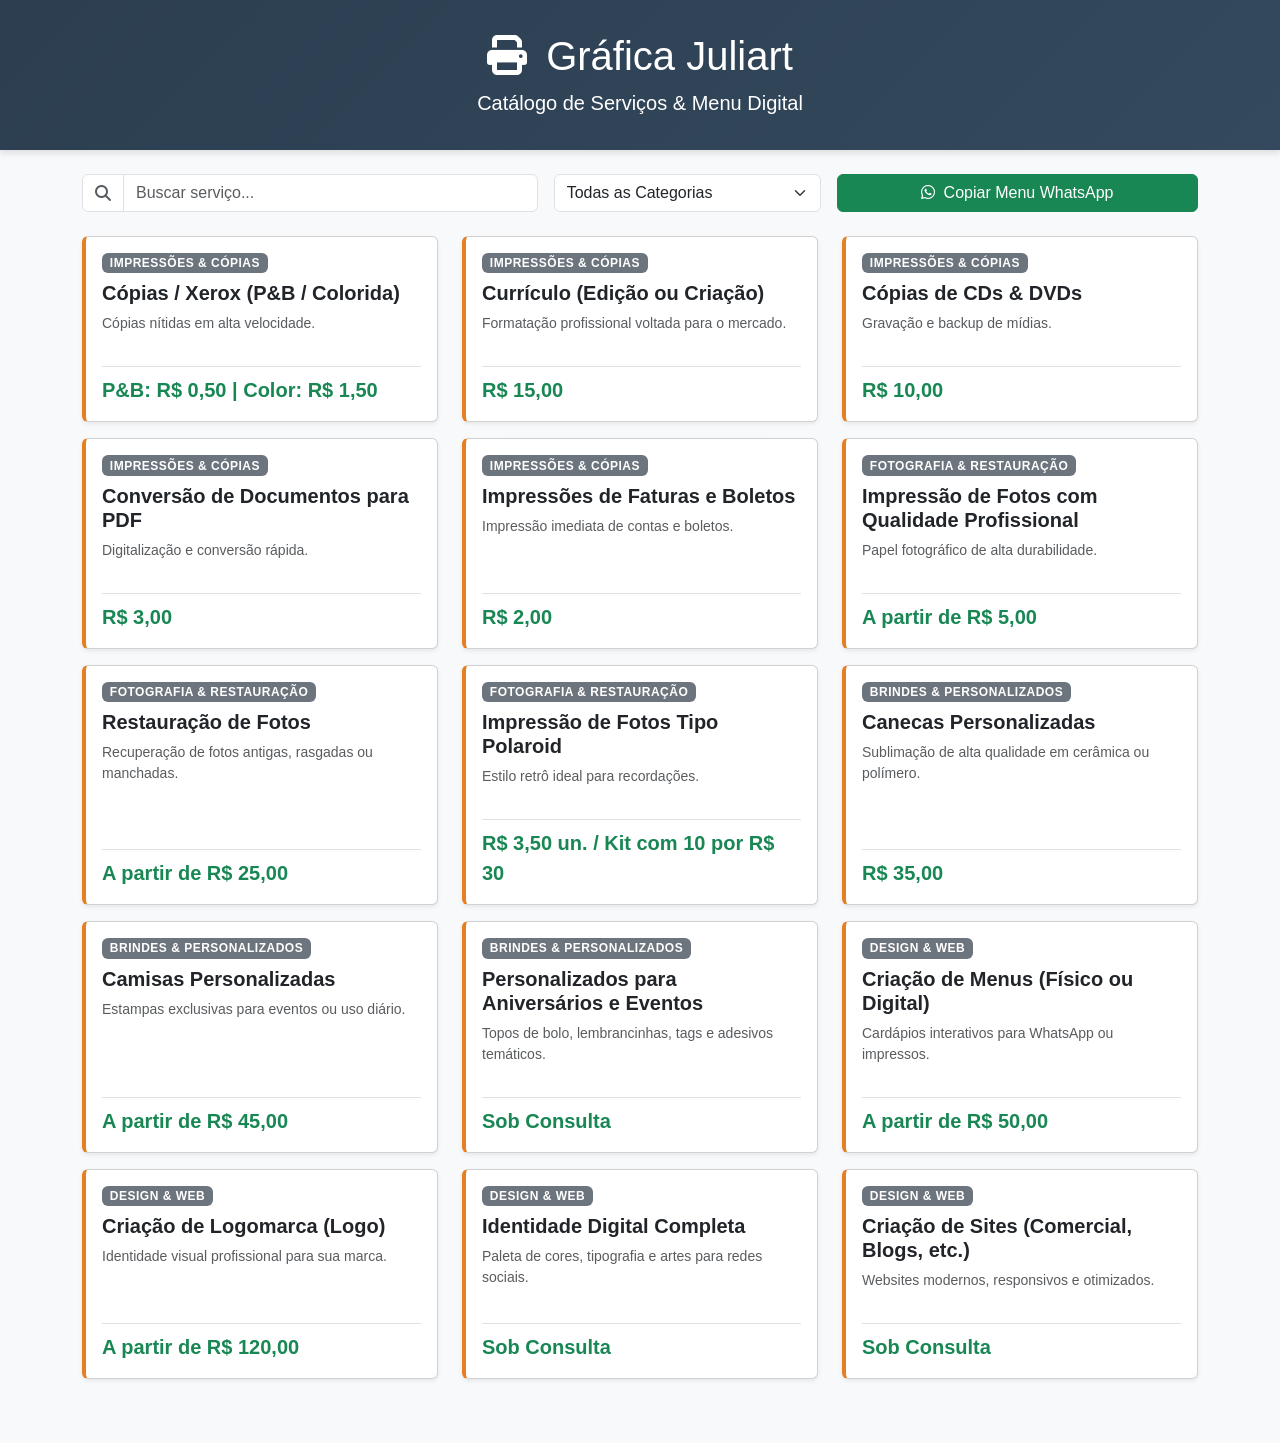
<file: index.html>
<!DOCTYPE html>
<html lang="pt-BR">
<head>
    <meta charset="UTF-8">
    <meta name="viewport" content="width=device-width, initial-scale=1.0">
    <title>Gráfica Juliart — Menu de Serviços</title>
    <!-- Bootstrap 5 CSS -->
    <link href="https://cdn.jsdelivr.net/npm/bootstrap@5.3.0/dist/css/bootstrap.min.css" rel="stylesheet">
    <!-- FontAwesome Icons -->
    <link rel="stylesheet" href="https://cdnjs.cloudflare.com/ajax/libs/font-awesome/6.4.0/css/all.min.css">
    <link rel="stylesheet" href="style.css">
    <script src="script.js" defer></script>
</head>
<body>

    <!-- Header -->
    <header class="text-center mb-4">
        <div class="container">
            <h1><i class="fa-solid fa-print me-2"></i> Gráfica Juliart</h1>
            <p class="lead mb-0">Catálogo de Serviços & Menu Digital</p>
        </div>
    </header>

    <main class="container mb-5">
        <!-- Controls & Actions -->
        <div class="row g-3 mb-4 align-items-center">
            <div class="col-md-5">
                <div class="input-group">
                    <span class="input-group-text bg-white"><i class="fa-solid fa-search text-muted"></i></span>
                    <input type="text" id="searchInput" class="form-control" placeholder="Buscar serviço...">
                </div>
            </div>
            <div class="col-md-3">
                <select id="categoryFilter" class="form-select">
                    <option value="">Todas as Categorias</option>
                    <option value="Impressões & Cópias">Impressões & Cópias</option>
                    <option value="Fotografia & Restauração">Fotografia & Restauração</option>
                    <option value="Brindes & Personalizados">Brindes & Personalizados</option>
                    <option value="Design & Web">Design & Web</option>
                </select>
            </div>
            <div class="col-md-4 text-md-end">
                <button class="btn btn-success w-100" onclick="generateWhatsAppMenu()">
                    <i class="fa-brands fa-whatsapp me-1"></i> Copiar Menu WhatsApp
                </button>
            </div>
        </div>

        <!-- Services Grid -->
        <div class="row" id="servicesGrid">
            <!-- Dynamic Content loaded via JavaScript -->
        </div>
    </main>

    <!-- WhatsApp Modal Preview -->
    <div class="modal fade" id="whatsappModal" tabindex="-1" aria-hidden="true">
        <div class="modal-dialog modal-lg">
            <div class="modal-content">
                <div class="modal-header bg-success text-white">
                    <h5 class="modal-title"><i class="fa-brands fa-whatsapp me-2"></i> Menu Formatado para WhatsApp</h5>
                    <button type="button" class="btn-close btn-close-white" data-bs-dismiss="modal" aria-label="Close"></button>
                </div>
                <div class="modal-body">
                    <p class="text-muted small">Copie o texto abaixo e envie diretamente para seus clientes ou grupos:</p>
                    <textarea id="whatsappOutput" class="form-control font-monospace" rows="12" readonly></textarea>
                </div>
                <div class="modal-footer">
                    <button type="button" class="btn btn-secondary" data-bs-dismiss="modal">Fechar</button>
                    <button type="button" class="btn btn-success" onclick="copyWhatsAppText()">
                        <i class="fa-solid fa-copy me-1"></i> Copiar Texto
                    </button>
                </div>
            </div>
        </div>
    </div>

    <!-- Bootstrap JS Bundle -->
    <script src="https://cdn.jsdelivr.net/npm/bootstrap@5.3.0/dist/js/bootstrap.bundle.min.js"></script>
</body>
</html>
</file>
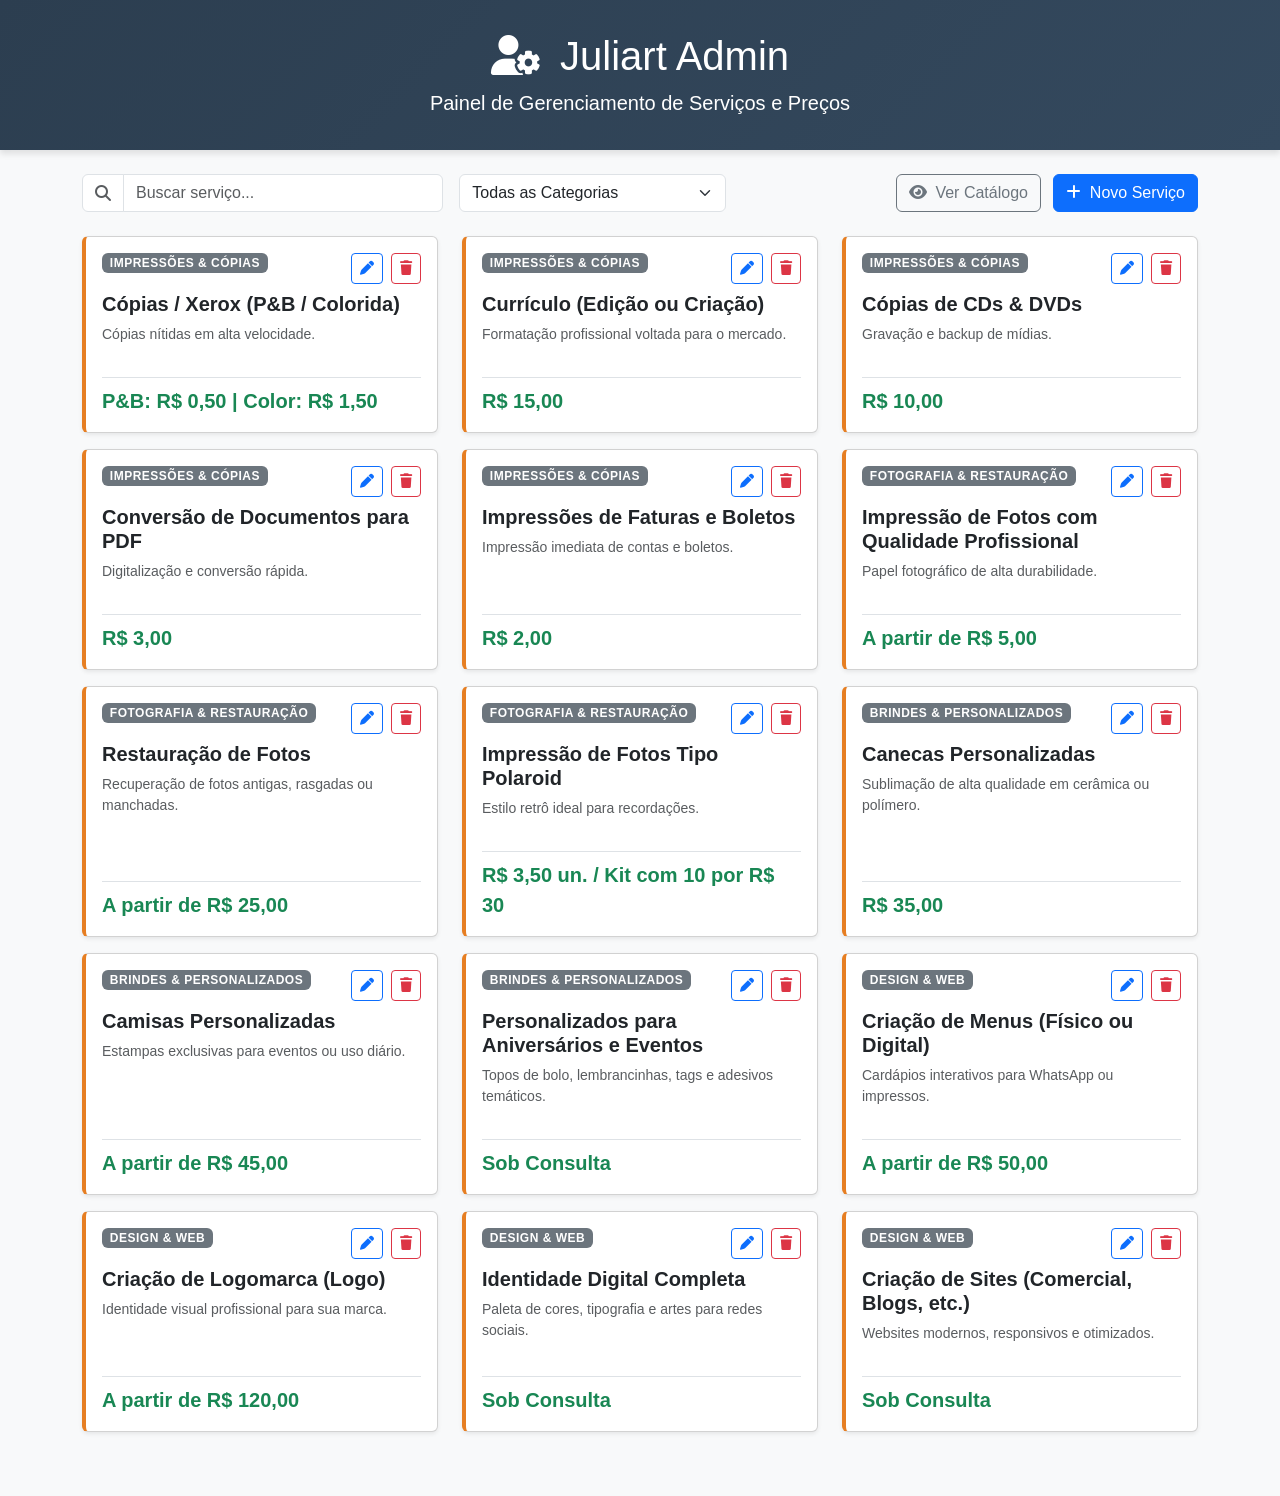
<file: admin.html>
<!DOCTYPE html>
<html lang="pt-BR">
<head>
    <meta charset="UTF-8">
    <meta name="viewport" content="width=device-width, initial-scale=1.0">
    <title>Juliart Admin - Gestão de Serviços</title>
    <!-- Bootstrap 5 CSS -->
    <link href="https://cdn.jsdelivr.net/npm/bootstrap@5.3.0/dist/css/bootstrap.min.css" rel="stylesheet">
    <!-- FontAwesome Icons -->
    <link rel="stylesheet" href="https://cdnjs.cloudflare.com/ajax/libs/font-awesome/6.4.0/css/all.min.css">
    <link rel="stylesheet" href="style.css">
    <script src="script.js" defer></script>
</head>
<body>

    <!-- Header -->
    <header class="text-center mb-4">
        <div class="container">
            <h1><i class="fa-solid fa-user-gear me-2"></i> Juliart Admin</h1>
            <p class="lead mb-0">Painel de Gerenciamento de Serviços e Preços</p>
        </div>
    </header>

    <main class="container mb-5">
        <!-- Controls & Actions -->
        <div class="row g-3 mb-4 align-items-center">
            <div class="col-md-4">
                <div class="input-group">
                    <span class="input-group-text bg-white"><i class="fa-solid fa-search text-muted"></i></span>
                    <input type="text" id="searchInput" class="form-control" placeholder="Buscar serviço...">
                </div>
            </div>
            <div class="col-md-3">
                <select id="categoryFilter" class="form-select">
                    <option value="">Todas as Categorias</option>
                    <option value="Impressões & Cópias">Impressões & Cópias</option>
                    <option value="Fotografia & Restauração">Fotografia & Restauração</option>
                    <option value="Brindes & Personalizados">Brindes & Personalizados</option>
                    <option value="Design & Web">Design & Web</option>
                </select>
            </div>
            <div class="col-md-5 text-md-end">
                <a href="index.html" class="btn btn-outline-secondary me-2">
                    <i class="fa-solid fa-eye me-1"></i> Ver Catálogo
                </a>
                <button class="btn btn-primary" data-bs-toggle="modal" data-bs-target="#serviceModal" onclick="openAddModal()">
                    <i class="fa-solid fa-plus me-1"></i> Novo Serviço
                </button>
            </div>
        </div>

        <!-- Services Grid -->
        <div class="row" id="servicesGrid">
            <!-- Dynamic Content loaded via JavaScript -->
        </div>
    </main>

    <!-- Add/Edit Modal -->
    <div class="modal fade" id="serviceModal" tabindex="-1" aria-hidden="true">
        <div class="modal-dialog">
            <div class="modal-content">
                <div class="modal-header">
                    <h5 class="modal-title" id="modalTitle">Adicionar Novo Serviço</h5>
                    <button type="button" class="btn-close" data-bs-dismiss="modal" aria-label="Close"></button>
                </div>
                <div class="modal-body">
                    <form id="serviceForm">
                        <input type="hidden" id="serviceId">
                        <div class="mb-3">
                            <label for="serviceName" class="form-label">Nome do Serviço</label>
                            <input type="text" class="form-control" id="serviceName" required>
                        </div>
                        <div class="mb-3">
                            <label for="serviceCategory" class="form-label">Categoria</label>
                            <select class="form-select" id="serviceCategory" required>
                                <option value="Impressões & Cópias">Impressões & Cópias</option>
                                <option value="Fotografia & Restauração">Fotografia & Restauração</option>
                                <option value="Brindes & Personalizados">Brindes & Personalizados</option>
                                <option value="Design & Web">Design & Web</option>
                            </select>
                        </div>
                        <div class="mb-3">
                            <label for="servicePrice" class="form-label">Preço / Condição (ex: R$ 5,00 ou A partir de R$ 30)</label>
                            <input type="text" class="form-control" id="servicePrice" required>
                        </div>
                        <div class="mb-3">
                            <label for="serviceDesc" class="form-label">Descrição / Detalhes (Opcional)</label>
                            <textarea class="form-control" id="serviceDesc" rows="3"></textarea>
                        </div>
                    </form>
                </div>
                <div class="modal-footer">
                    <button type="button" class="btn btn-secondary" data-bs-dismiss="modal">Cancelar</button>
                    <button type="button" class="btn btn-primary" onclick="saveService()">Salvar Serviço</button>
                </div>
            </div>
        </div>
    </div>
    
    <!-- Bootstrap JS Bundle -->
    <script src="https://cdn.jsdelivr.net/npm/bootstrap@5.3.0/dist/js/bootstrap.bundle.min.js"></script>
</body>
</html>
</file>
<file: style.css>
:root {
    --primary-color: #2c3e50;
    --accent-color: #e67e22;
}
body {
    background-color: #f8f9fa;
    font-family: 'Segoe UI', Tahoma, Geneva, Verdana, sans-serif;
}
header {
    background: linear-gradient(135deg, var(--primary-color), #34495e);
    color: white;
    padding: 2rem 0;
    box-shadow: 0 4px 6px rgba(0,0,0,0.1);
}
.card-service {
    transition: transform 0.2s ease, box-shadow 0.2s ease;
    border-left: 4px solid var(--accent-color);
}
.card-service:hover {
    transform: translateY(-3px);
    box-shadow: 0 6px 12px rgba(0,0,0,0.08);
}
.badge-category {
    font-size: 0.75rem;
    text-transform: uppercase;
    letter-spacing: 0.5px;
}
</file>
